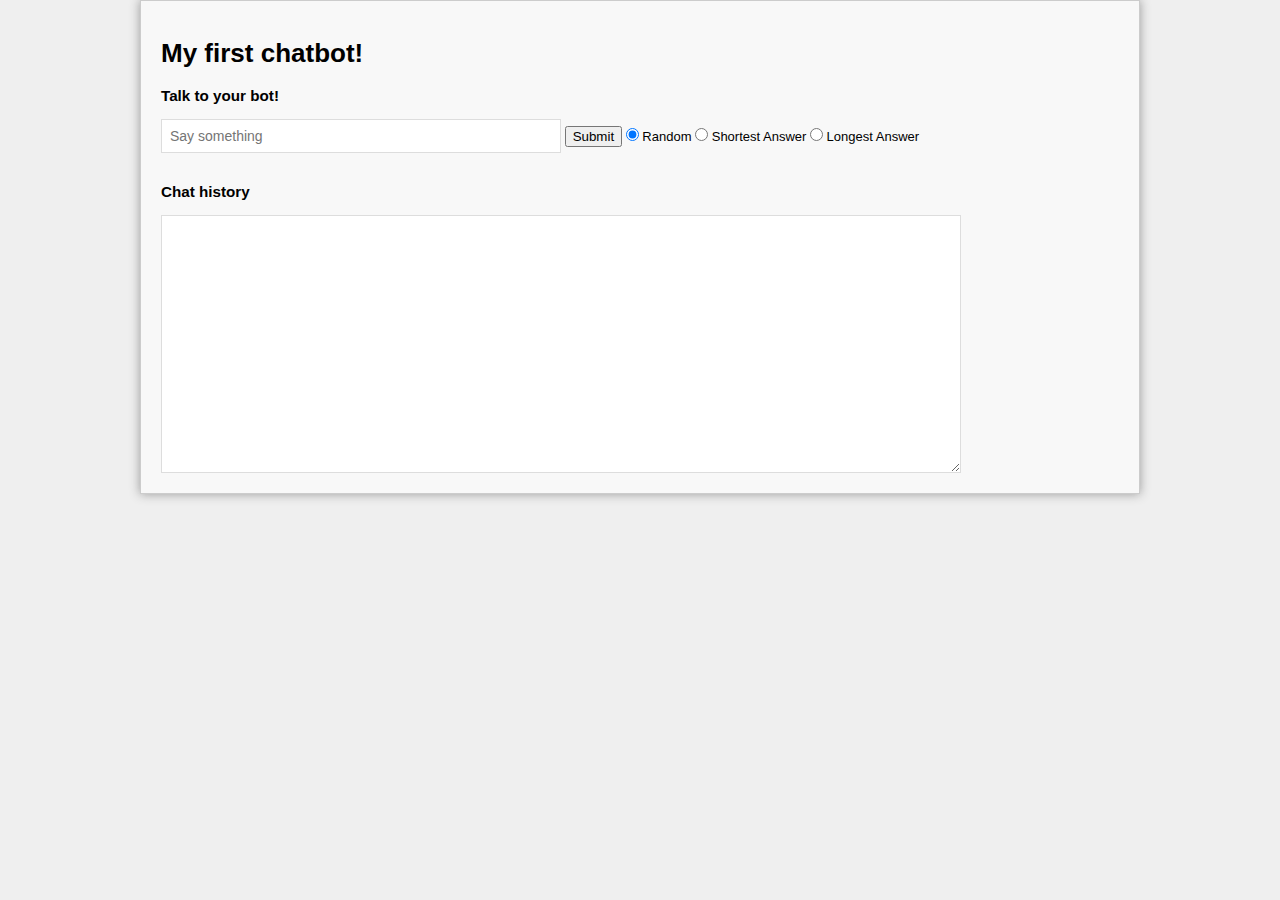
<file: Week 10/part-3-chatbot/index.html>
<!DOCTYPE html>
<html lang="en">

<head>
  <meta charset="UTF-8">
  <meta name="viewport" content="width=device-width, initial-scale=1.0">
  <meta http-equiv="X-UA-Compatible" content="ie=edge">
  <link rel="stylesheet" href="styles/style.css">
  <title>My First Chatbot</title>
</head>

<body>
  <div id="demo">

      <h1> My first chatbot! </h1>
      <h3> Talk to your bot!</h3>

      <div id="user">
        <input id="input" type="text" placeholder="Say something" />
        <button id="submit" onclick="reply()">Submit</button>

        <input type="radio" name="filterType" class="filterType" id="random" value="Random" checked> Random
        <input type="radio" name="filterType" class="filterType" id="shortest" value="Shortest Answer"> Shortest Answer
        <input type="radio" name="filterType" class="filterType" id="longest" value="Longest Answer"> Longest Answer
      </div>

      <br />

      <h3> Chat history </h3>
      <div id="chatBot">
          <textarea id="output" name="ChatHistory" rows="15"></textarea>
          <br />
      </div>

  </div>

  <script src="script.js"></script>
</body>

</html>
</file>
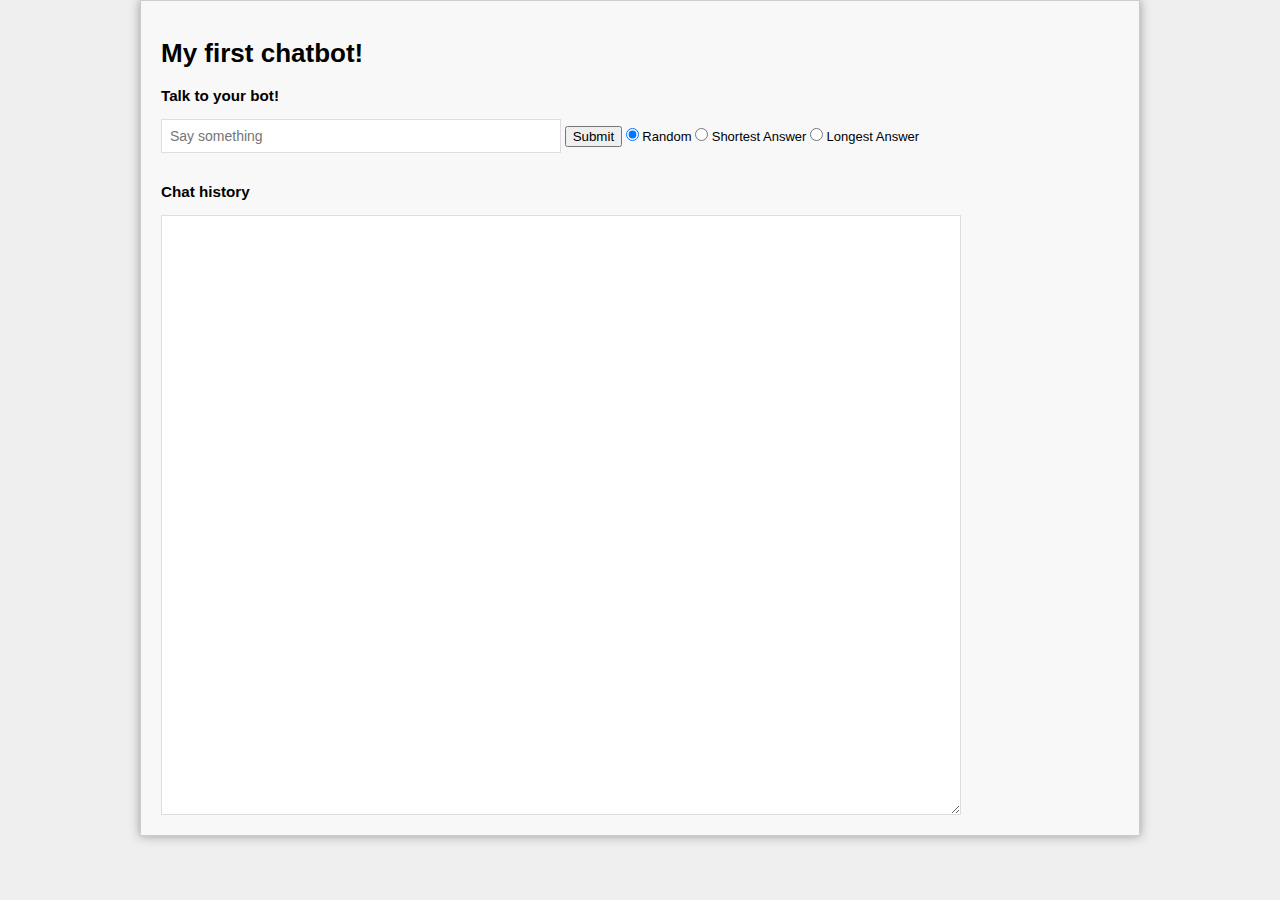
<file: Week 11/part-3-chatbot-API/index.html>
<!DOCTYPE html>
<html lang="en">

<head>
  <meta charset="UTF-8">
  <meta name="viewport" content="width=device-width, initial-scale=1.0">
  <meta http-equiv="X-UA-Compatible" content="ie=edge">
  <link rel="stylesheet" href="styles/style.css">
  <script
  src="https://code.jquery.com/jquery-3.3.1.min.js"
  integrity="sha256-FgpCb/KJQlLNfOu91ta32o/NMZxltwRo8QtmkMRdAu8="
  crossorigin="anonymous"></script>
  <title>My First Chatbot</title>
</head>

<body>
  <div id="demo">

      <h1> My first chatbot! </h1>
      <h3> Talk to your bot!</h3>

      <div id="user">
        <input id="input" type="text" placeholder="Say something" />
        <button id="submit" onclick="reply()">Submit</button>

        <input type="radio" name="filterType" class="filterType" id="random" value="Random" checked> Random
        <input type="radio" name="filterType" class="filterType" id="shortest" value="Shortest Answer"> Shortest Answer
        <input type="radio" name="filterType" class="filterType" id="longest" value="Longest Answer"> Longest Answer
      </div>

      <br />

      <h3> Chat history </h3>
      <div id="chatBot" contenteditable="true">
          <textarea id="output" name="ChatHistory" rows="15"></textarea>
          <br />
      </div>

  </div>

  <script src="script.js"></script>
</body>

</html>
</file>
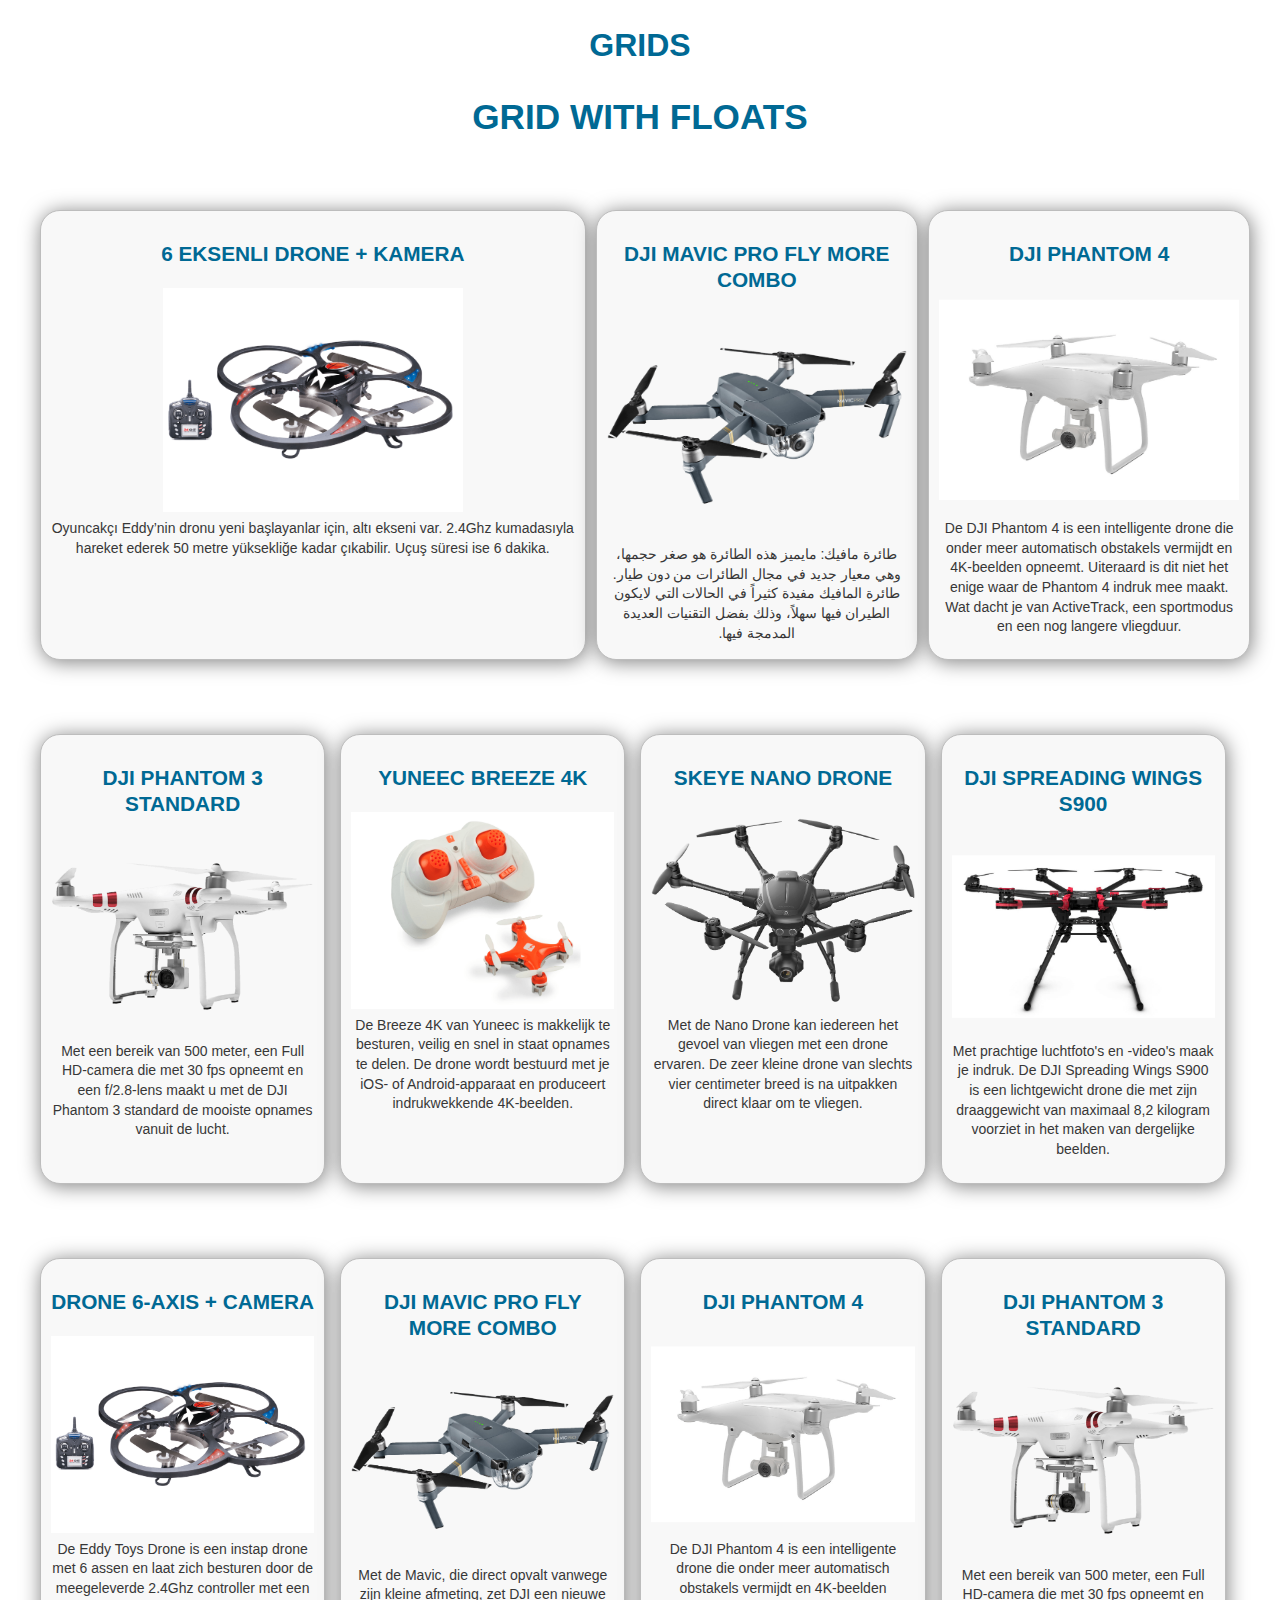
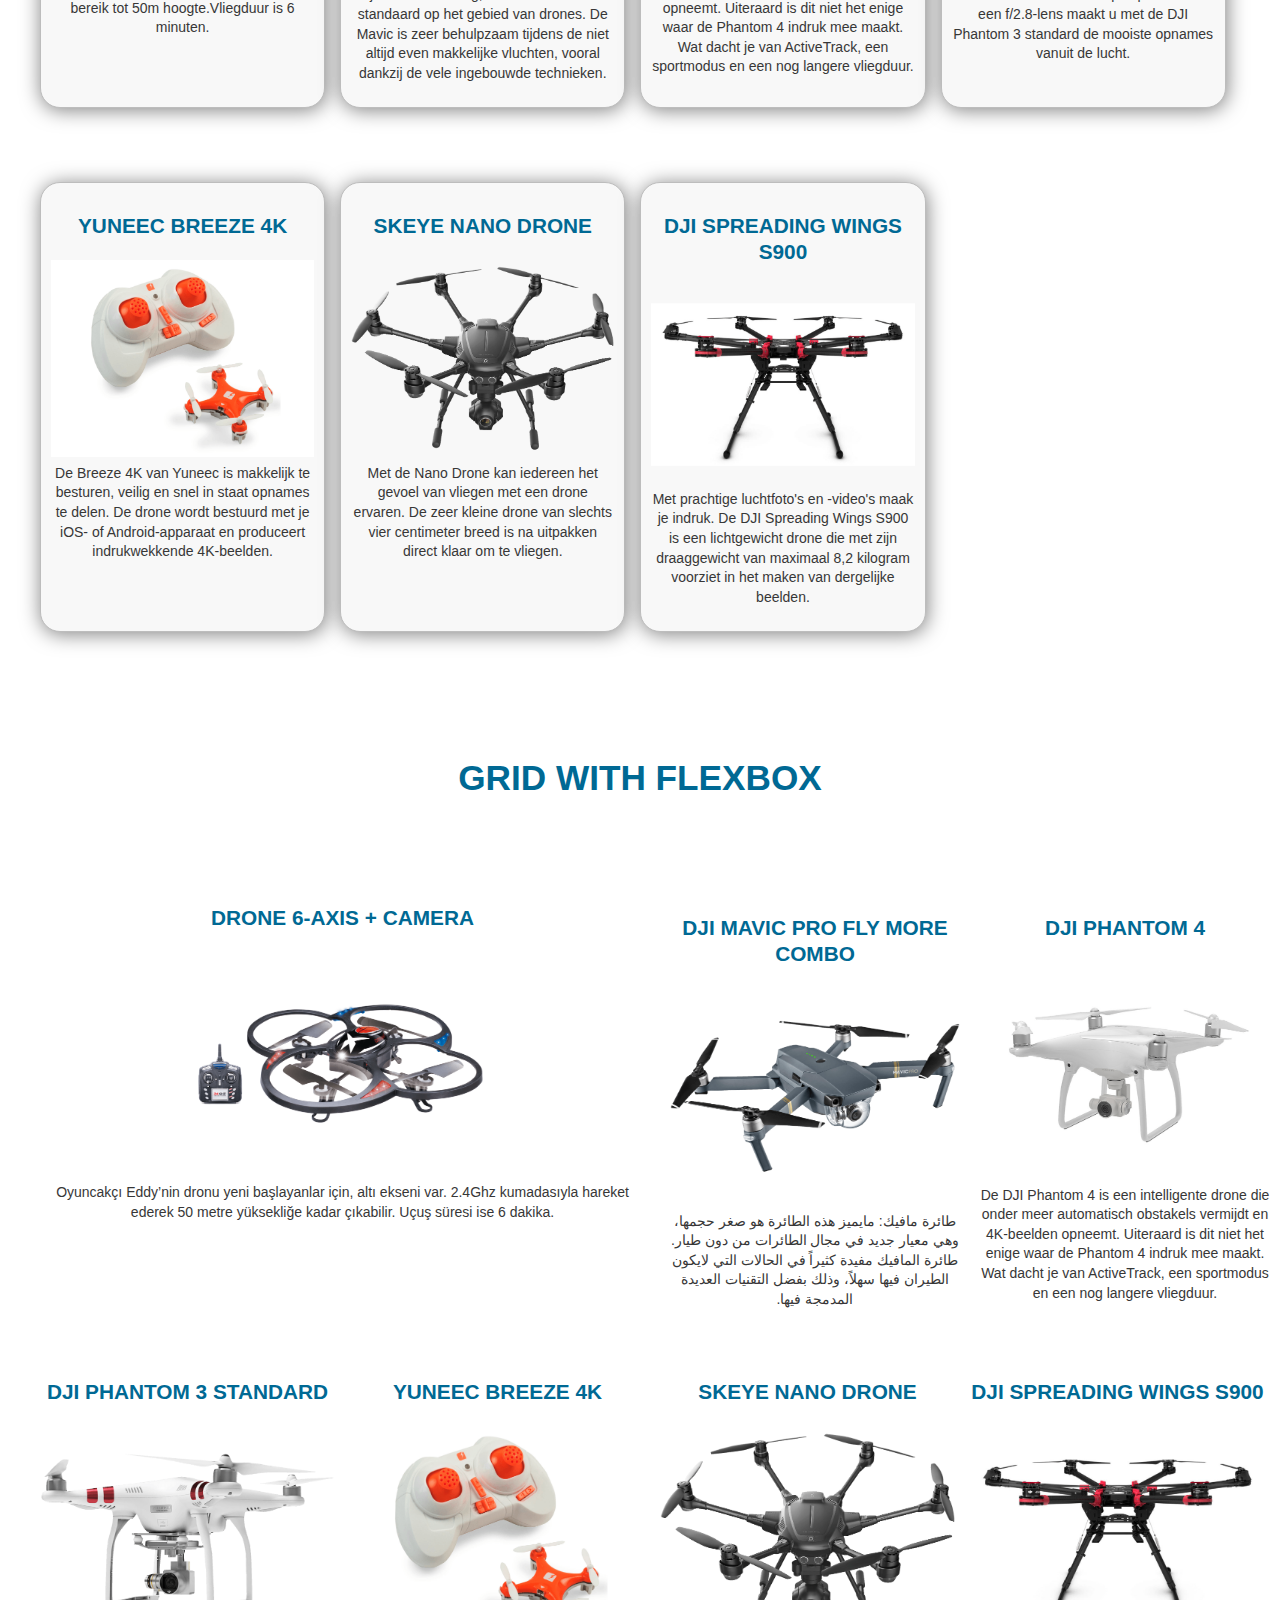
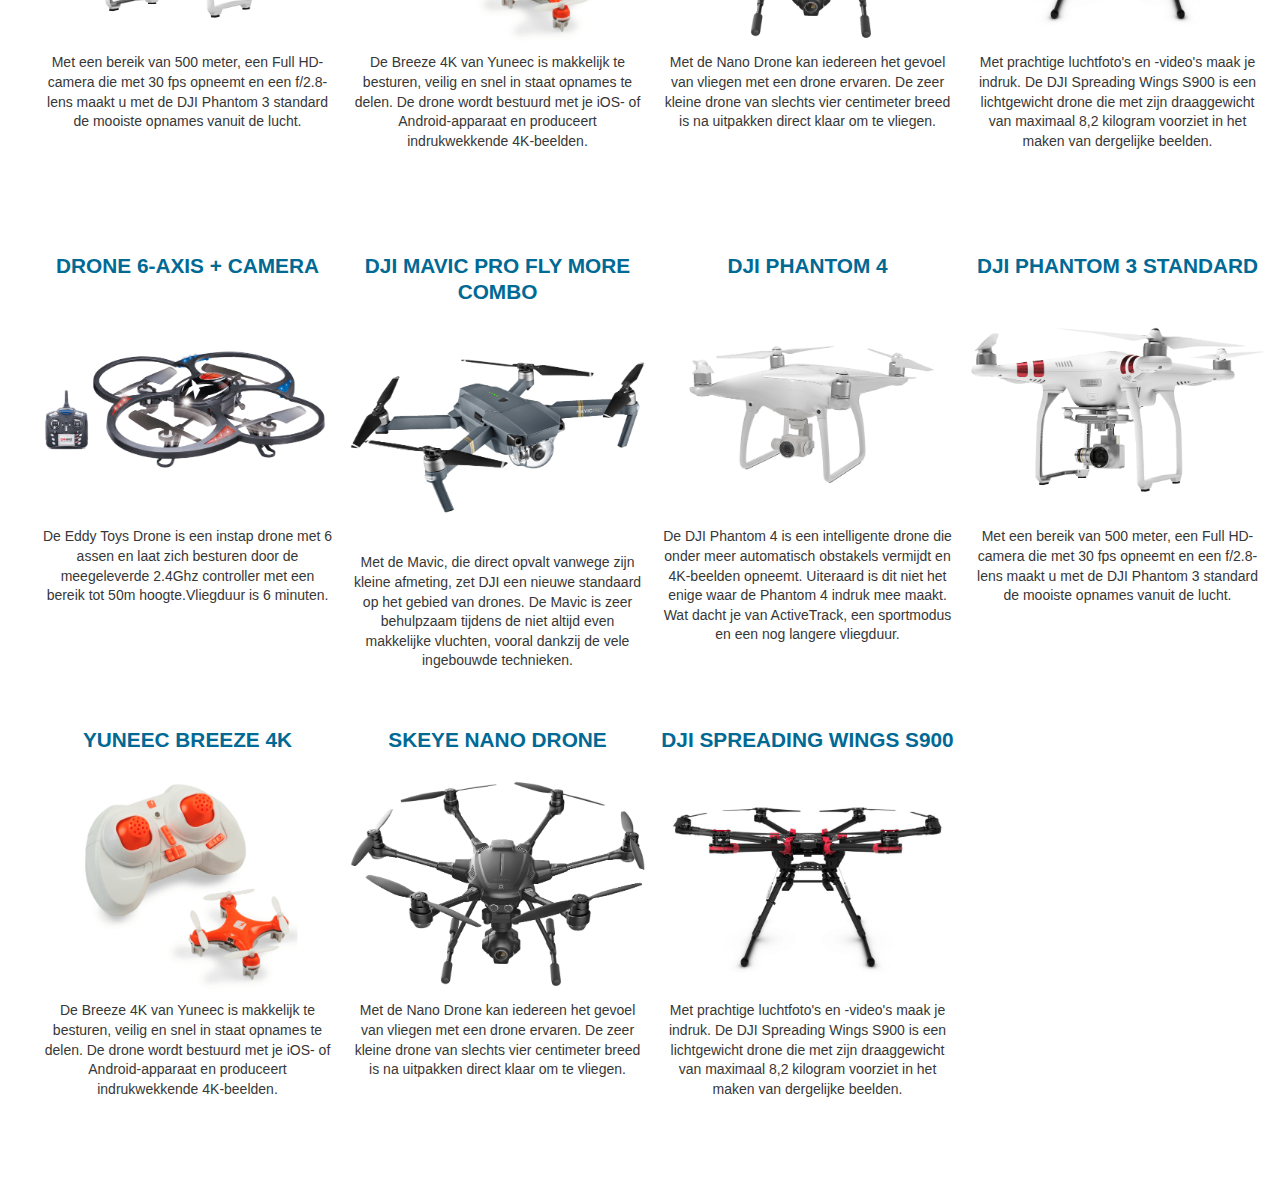
<file: Week 3/Floats and flexbox-Mustafa/index.html>
<!doctype html>
<html>
    <head>
        <meta charset="utf-8">
        <meta name="viewport" content="width=device-width, initial-scale=1.0">
        <title>Grids</title>
        <link rel="stylesheet" href="style.css">
    </head>
    <body>
        <header>
            <h1>Grids</h1>
        </header>
        <main>
            <section>
                <h2>Grid with floats</h2>
                <ul id="grid-floats"  class="clearfix" >
                    <li class="grid-item">
                        <h3>6 Eksenli Drone + Kamera</h3>
                        <img src="images/drone1.png">
                        <p>Oyuncakçı Eddy’nin dronu yeni başlayanlar için, altı ekseni var. 2.4Ghz kumadasıyla hareket ederek 50 metre yüksekliğe kadar çıkabilir. Uçuş süresi ise 6 dakika.</p>
                    </li>
                    <li class="grid-item">
                        <h3>DJI Mavic Pro Fly More Combo</h3>
                        <img src="images/drone2.png">
                         <p dir="rtl">طائرة مافيك: مايميز هذه الطائرة هو صغر حجمها، وهي معيار جديد في مجال الطائرات من دون طيار. طائرة المافيك مفيدة كثيراً في الحالات التي لايكون الطيران فيها سهلاً، وذلك بفضل التقنيات العديدة المدمجة فيها.</p>
                    </li>
                    <li class="grid-item">
                        <h3>DJI Phantom 4</h3>
                        <img src="images/drone3.png">
                        <p>De DJI Phantom 4 is een intelligente drone die onder meer automatisch obstakels vermijdt en 4K-beelden opneemt. Uiteraard is dit niet het enige waar de Phantom 4 indruk mee maakt. Wat dacht je van ActiveTrack, een sportmodus en een nog langere vliegduur.</p>
                    </li>
                    <li class="grid-item">
                        <h3>DJI Phantom 3 Standard</h3>
                        <img src="images/drone4.png">
                        <p>Met een bereik van 500 meter, een Full HD-camera die met 30 fps opneemt en een f/2.8-lens maakt u met de DJI Phantom 3 standard de mooiste opnames vanuit de lucht.</p>
                    </li>
                    <li class="grid-item">
                        <h3>YUNEEC Breeze 4K</h3>
                        <img src="images/drone5.png">
                        <p>De Breeze 4K van Yuneec is makkelijk te besturen, veilig en snel in staat opnames te delen. De drone wordt bestuurd met je iOS- of Android-apparaat en produceert indrukwekkende 4K-beelden.</p>
                    </li>
                    <li class="grid-item">
                        <h3>SKEYE Nano Drone</h3>
                        <img src="images/drone6.png">
                        <p>Met de Nano Drone kan iedereen het gevoel van vliegen met een drone ervaren. De zeer kleine drone van slechts vier centimeter breed is na uitpakken direct klaar om te vliegen.</p>
                    </li>
                    <li class="grid-item">
                        <h3>DJI Spreading Wings S900</h3>
                        <img src="images/drone7.png">
                        <p>Met prachtige luchtfoto's en -video's maak je indruk. De DJI Spreading Wings S900 is een lichtgewicht drone die met zijn draaggewicht van maximaal 8,2 kilogram voorziet in het maken van dergelijke beelden.</p>
                    </li>
                    <li class="grid-item">
                        <h3>Drone 6-AXIS + camera</h3>
                        <img src="images/drone1.png">
                        <p>De Eddy Toys Drone is een instap drone met 6 assen en laat zich besturen door de meegeleverde 2.4Ghz controller met een bereik tot 50m hoogte.Vliegduur is 6 minuten.</p>
                    </li>
                    <li class="grid-item">
                        <h3>DJI Mavic Pro Fly More Combo</h3>
                        <img src="images/drone2.png">
                        <p>Met de Mavic, die direct opvalt vanwege zijn kleine afmeting, zet DJI een nieuwe standaard op het gebied van drones. De Mavic is zeer behulpzaam tijdens de niet altijd even makkelijke vluchten, vooral dankzij de vele ingebouwde technieken.</p>
                    </li>
                    <li class="grid-item">
                        <h3>DJI Phantom 4</h3>
                        <img src="images/drone3.png">
                        <p>De DJI Phantom 4 is een intelligente drone die onder meer automatisch obstakels vermijdt en 4K-beelden opneemt. Uiteraard is dit niet het enige waar de Phantom 4 indruk mee maakt. Wat dacht je van ActiveTrack, een sportmodus en een nog langere vliegduur.</p>
                    </li>
                    <li class="grid-item">
                        <h3>DJI Phantom 3 Standard</h3>
                        <img src="images/drone4.png">
                        <p>Met een bereik van 500 meter, een Full HD-camera die met 30 fps opneemt en een f/2.8-lens maakt u met de DJI Phantom 3 standard de mooiste opnames vanuit de lucht.</p>
                    </li>
                    <li class="grid-item">
                        <h3>YUNEEC Breeze 4K</h3>
                        <img src="images/drone5.png">
                        <p>De Breeze 4K van Yuneec is makkelijk te besturen, veilig en snel in staat opnames te delen. De drone wordt bestuurd met je iOS- of Android-apparaat en produceert indrukwekkende 4K-beelden.</p>
                    </li>
                    <li class="grid-item">
                        <h3>SKEYE Nano Drone</h3>
                        <img src="images/drone6.png">
                        <p>Met de Nano Drone kan iedereen het gevoel van vliegen met een drone ervaren. De zeer kleine drone van slechts vier centimeter breed is na uitpakken direct klaar om te vliegen.</p>
                    </li>
                    <li class="grid-item">
                        <h3>DJI Spreading Wings S900</h3>
                        <img src="images/drone7.png">
                        <p>Met prachtige luchtfoto's en -video's maak je indruk. De DJI Spreading Wings S900 is een lichtgewicht drone die met zijn draaggewicht van maximaal 8,2 kilogram voorziet in het maken van dergelijke beelden.</p>
                    </li>
                </ul>

            </section>
            <section>
                <h2>Grid with flexbox</h2>
                <ul id="grid-flex">
                    <li class="grid-item">
                        <h3>Drone 6-AXIS + camera</h3>
                        <img src="images/drone1.png">
                        <p>Oyuncakçı Eddy’nin dronu yeni başlayanlar için, altı ekseni var. 2.4Ghz kumadasıyla hareket ederek 50 metre yüksekliğe kadar çıkabilir. Uçuş süresi ise 6 dakika.</p>
                    </li>
                    <li class="grid-item">
                        <h3>DJI Mavic Pro Fly More Combo</h3>
                        <img src="images/drone2.png">
                         <p dir="rtl">طائرة مافيك: مايميز هذه الطائرة هو صغر حجمها، وهي معيار جديد في مجال الطائرات من دون طيار. طائرة المافيك مفيدة كثيراً في الحالات التي لايكون الطيران فيها سهلاً، وذلك بفضل التقنيات العديدة المدمجة فيها.</p>
                    </li>
                    <li class="grid-item">
                        <h3>DJI Phantom 4</h3>
                        <img src="images/drone3.png">
                        <p>De DJI Phantom 4 is een intelligente drone die onder meer automatisch obstakels vermijdt en 4K-beelden opneemt. Uiteraard is dit niet het enige waar de Phantom 4 indruk mee maakt. Wat dacht je van ActiveTrack, een sportmodus en een nog langere vliegduur.</p>
                    </li>
                    <li class="grid-item">
                        <h3>DJI Phantom 3 Standard</h3>
                        <img src="images/drone4.png">
                        <p>Met een bereik van 500 meter, een Full HD-camera die met 30 fps opneemt en een f/2.8-lens maakt u met de DJI Phantom 3 standard de mooiste opnames vanuit de lucht.</p>
                    </li>
                    <li class="grid-item">
                        <h3>YUNEEC Breeze 4K</h3>
                        <img src="images/drone5.png">
                        <p>De Breeze 4K van Yuneec is makkelijk te besturen, veilig en snel in staat opnames te delen. De drone wordt bestuurd met je iOS- of Android-apparaat en produceert indrukwekkende 4K-beelden.</p>
                    </li>
                    <li class="grid-item">
                        <h3>SKEYE Nano Drone</h3>
                        <img src="images/drone6.png">
                        <p>Met de Nano Drone kan iedereen het gevoel van vliegen met een drone ervaren. De zeer kleine drone van slechts vier centimeter breed is na uitpakken direct klaar om te vliegen.</p>
                    </li>
                    <li class="grid-item">
                        <h3>DJI Spreading Wings S900</h3>
                        <img src="images/drone7.png">
                        <p>Met prachtige luchtfoto's en -video's maak je indruk. De DJI Spreading Wings S900 is een lichtgewicht drone die met zijn draaggewicht van maximaal 8,2 kilogram voorziet in het maken van dergelijke beelden.</p>
                    </li>
                    <li class="grid-item">
                        <h3>Drone 6-AXIS + camera</h3>
                        <img src="images/drone1.png">
                        <p>De Eddy Toys Drone is een instap drone met 6 assen en laat zich besturen door de meegeleverde 2.4Ghz controller met een bereik tot 50m hoogte.Vliegduur is 6 minuten.</p>
                    </li>
                    <li class="grid-item">
                        <h3>DJI Mavic Pro Fly More Combo</h3>
                        <img src="images/drone2.png">
                        <p>Met de Mavic, die direct opvalt vanwege zijn kleine afmeting, zet DJI een nieuwe standaard op het gebied van drones. De Mavic is zeer behulpzaam tijdens de niet altijd even makkelijke vluchten, vooral dankzij de vele ingebouwde technieken.</p>
                    </li>
                    <li class="grid-item">
                        <h3>DJI Phantom 4</h3>
                        <img src="images/drone3.png">
                        <p>De DJI Phantom 4 is een intelligente drone die onder meer automatisch obstakels vermijdt en 4K-beelden opneemt. Uiteraard is dit niet het enige waar de Phantom 4 indruk mee maakt. Wat dacht je van ActiveTrack, een sportmodus en een nog langere vliegduur.</p>
                    </li>
                    <li class="grid-item">
                        <h3>DJI Phantom 3 Standard</h3>
                        <img src="images/drone4.png">
                        <p>Met een bereik van 500 meter, een Full HD-camera die met 30 fps opneemt en een f/2.8-lens maakt u met de DJI Phantom 3 standard de mooiste opnames vanuit de lucht.</p>
                    </li>
                    <li class="grid-item">
                        <h3>YUNEEC Breeze 4K</h3>
                        <img src="images/drone5.png">
                        <p>De Breeze 4K van Yuneec is makkelijk te besturen, veilig en snel in staat opnames te delen. De drone wordt bestuurd met je iOS- of Android-apparaat en produceert indrukwekkende 4K-beelden.</p>
                    </li>
                    <li class="grid-item">
                        <h3>SKEYE Nano Drone</h3>
                        <img src="images/drone6.png">
                        <p>Met de Nano Drone kan iedereen het gevoel van vliegen met een drone ervaren. De zeer kleine drone van slechts vier centimeter breed is na uitpakken direct klaar om te vliegen.</p>
                    </li>
                    <li class="grid-item">
                        <h3>DJI Spreading Wings S900</h3>
                        <img src="images/drone7.png">
                        <p>Met prachtige luchtfoto's en -video's maak je indruk. De DJI Spreading Wings S900 is een lichtgewicht drone die met zijn draaggewicht van maximaal 8,2 kilogram voorziet in het maken van dergelijke beelden.</p>
                    </li>
                </ul>
            </section>
        </main>
    </body>
</html>
</file>
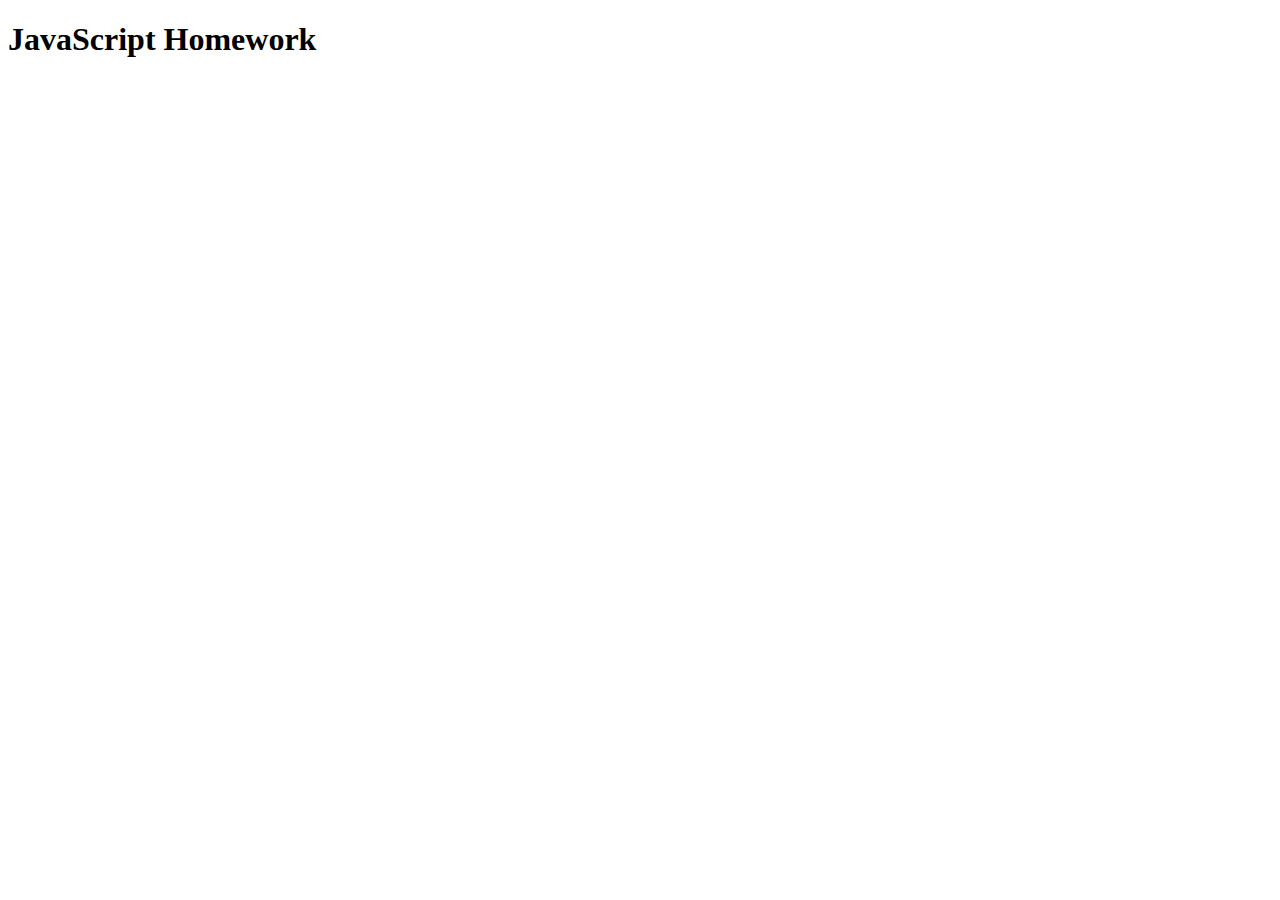
<file: Week 5/JavaScript-Mustafa/index.html>
<!DOCTYPE html>
<html lang="en">

<head>
  <meta charset="UTF-8">
  <meta name="viewport" content="width=device-width, initial-scale=1.0">
  <meta http-equiv="X-UA-Compatible" content="ie=edge">
  <title>JavaScript</title>
</head>

<body>
  <h1>JavaScript Homework</h1>


  <script src="scripts.js">
  </script>
</body>

</html>
</file>
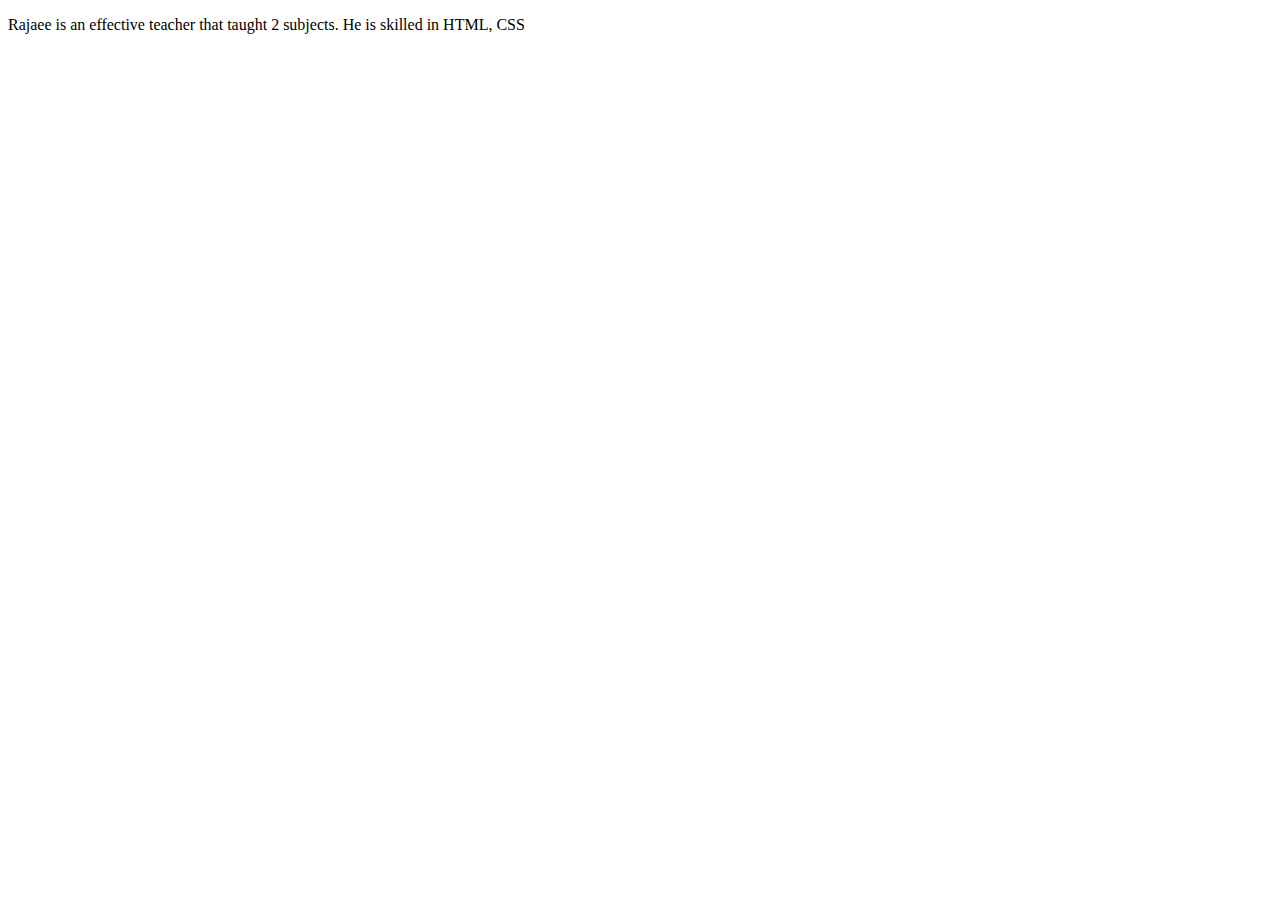
<file: Week 6/JavaScript 2-homework/index.html>
<!DOCTYPE html>
<html lang="en">
<head>
  <meta charset="UTF-8">
  <meta name="viewport" content="width=device-width, initial-scale=1.0">
  <meta http-equiv="X-UA-Compatible" content="ie=edge">
  <title>JavaScript</title>
</head>
<body>
  <script src="scripts.js">

  </script>
</body>
</html>
</file>
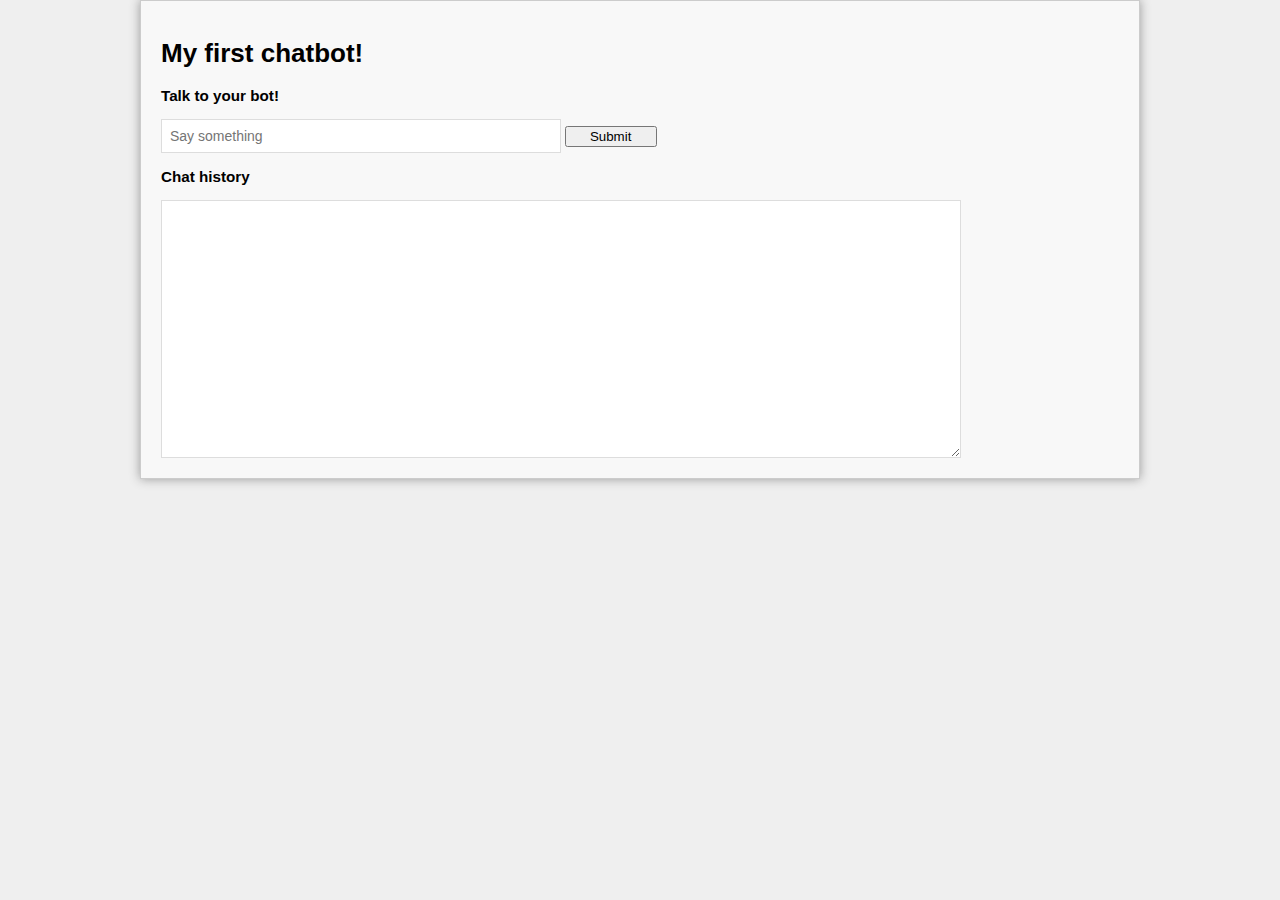
<file: Week 7/My-first-chatbot/index.html>
<!DOCTYPE html>
<html lang="en">

<head>
  <meta charset="UTF-8">
  <meta name="viewport" content="width=device-width, initial-scale=1.0">
  <meta http-equiv="X-UA-Compatible" content="ie=edge">
  <link rel="stylesheet" href="styles/style.css">
  <title>My First Chatbot</title>
</head>

<body>
  <div id="demo">

    <h1> My first chatbot! </h1>
    <h3> Talk to your bot!</h3>
    <input id="input" type="text" placeholder="Say something" />
    <button id="submit" onclick="reply()">Submit</button>
    <br />

    <h3> Chat history </h3>
    <div id="chatBot">
      <textarea id="output" name="ChatHistory" rows="15"></textarea><br />
    </div>
  </div>

  <script src="script.js"></script>
</body>

</html>
</file>
<file: Week 10/part-3-chatbot/styles/style.css>
/***** BASE STYLES *****/
article,aside,details,figcaption,figure,footer,header,hgroup,nav,section,summary{display:block;}audio,canvas,video{display:inline-block;}audio:not([controls]){display:none;height:0;}[hidden]{display:none;}html{font-family:sans-serif;-webkit-text-size-adjust:100%;-ms-text-size-adjust:100%;}a:focus{outline:thin dotted;}a:active,a:hover{outline:0;}h1{font-size:2em;}abbr[title]{border-bottom:1px dotted;}b,strong{font-weight:700;}dfn{font-style:italic;}mark{background:#ff0;color:#000;}code,kbd,pre,samp{font-family:monospace, serif;font-size:1em;}pre{white-space:pre-wrap;word-wrap:break-word;}q{quotes:\201C \201D \2018 \2019;}small{font-size:80%;}sub,sup{font-size:75%;line-height:0;position:relative;vertical-align:baseline;}sup{top:-.5em;}sub{bottom:-.25em;}img{border:0;}svg:not(:root){overflow:hidden;}fieldset{border:1px solid silver;margin:0 2px;padding:.35em .625em .75em;}button,input,select,textarea{font-family:inherit;font-size:100%;margin:0;}button,input{line-height:normal;}button,html input[type=button],/* 1 */
input[type=reset],input[type=submit]{-webkit-appearance:button;cursor:pointer;}button[disabled],input[disabled]{cursor:default;}input[type=checkbox],input[type=radio]{box-sizing:border-box;padding:0;}input[type=search]{-webkit-appearance:textfield;-moz-box-sizing:content-box;-webkit-box-sizing:content-box;box-sizing:content-box;}input[type=search]::-webkit-search-cancel-button,input[type=search]::-webkit-search-decoration{-webkit-appearance:none;}textarea{overflow:auto;vertical-align:top;}table{border-collapse:collapse;border-spacing:0;}body,figure{margin:0;}legend,button::-moz-focus-inner,input::-moz-focus-inner{border:0;padding:0;}

.clearfix:after {visibility: hidden; display: block; font-size: 0; content: " "; clear: both; height: 0; }

* { box-sizing: border-box; }


button {
     font-family: Helvetica;
     font-size: 10pt;
     /*width: 92px;*/
     }
  textarea {
     font-family: arial;
     font-size: 10pt;
     }
  body {
      color: #333;
      background-color: #efefef;
      font: 13px helvetica,arial,freesans,clean,sans-serif;
  }
  #demo {
      width: 80%;
      max-width: 1000px;
      margin-left: auto;
      margin-right: auto;
      padding: 20px;

      background-color: #F8F8F8;
      border: 1px solid #ccc;
      box-shadow: 0 0 10px #999;
      line-height: 1.4em;
      font: 13px helvetica,arial,freesans,clean,sans-serif;
      color: black;
  }
  #demo #input {
      padding: 8px;
      font-size: 14px;
      border: 1px solid #ddd;
      width: 400px;
  }
  #demo textarea {
      padding: 8px;
      font-size: 14px;
      border: 1px solid #ddd;
      width: 800px;
  }

  input:focus {
      outline: none;
  }
  textarea:focus {
      outline: none;
  }
</file>
<file: Week 11/part-3-chatbot-API/styles/style.css>
/***** BASE STYLES *****/
article,aside,details,figcaption,figure,footer,header,hgroup,nav,section,summary{display:block;}audio,canvas,video{display:inline-block;}audio:not([controls]){display:none;height:0;}[hidden]{display:none;}html{font-family:sans-serif;-webkit-text-size-adjust:100%;-ms-text-size-adjust:100%;}a:focus{outline:thin dotted;}a:active,a:hover{outline:0;}h1{font-size:2em;}abbr[title]{border-bottom:1px dotted;}b,strong{font-weight:700;}dfn{font-style:italic;}mark{background:#ff0;color:#000;}code,kbd,pre,samp{font-family:monospace, serif;font-size:1em;}pre{white-space:pre-wrap;word-wrap:break-word;}q{quotes:\201C \201D \2018 \2019;}small{font-size:80%;}sub,sup{font-size:75%;line-height:0;position:relative;vertical-align:baseline;}sup{top:-.5em;}sub{bottom:-.25em;}img{border:0;}svg:not(:root){overflow:hidden;}fieldset{border:1px solid silver;margin:0 2px;padding:.35em .625em .75em;}button,input,select,textarea{font-family:inherit;font-size:100%;margin:0;}button,input{line-height:normal;}button,html input[type=button],/* 1 */
input[type=reset],input[type=submit]{-webkit-appearance:button;cursor:pointer;}button[disabled],input[disabled]{cursor:default;}input[type=checkbox],input[type=radio]{box-sizing:border-box;padding:0;}input[type=search]{-webkit-appearance:textfield;-moz-box-sizing:content-box;-webkit-box-sizing:content-box;box-sizing:content-box;}input[type=search]::-webkit-search-cancel-button,input[type=search]::-webkit-search-decoration{-webkit-appearance:none;}textarea{overflow:auto;vertical-align:top;}table{border-collapse:collapse;border-spacing:0;}body,figure{margin:0;}legend,button::-moz-focus-inner,input::-moz-focus-inner{border:0;padding:0;}

.clearfix:after {visibility: hidden; display: block; font-size: 0; content: " "; clear: both; height: 0; }

* { box-sizing: border-box; }


button {
     font-family: Helvetica;
     font-size: 10pt;
     /*width: 92px;*/
     }
  textarea {
     font-family: arial;
     font-size: 10pt;
     }
  body {
      color: #333;
      background-color: #efefef;
      font: 13px helvetica,arial,freesans,clean,sans-serif;
  }
  #demo {
      width: 80%;
      max-width: 1000px;
      margin-left: auto;
      margin-right: auto;
      padding: 20px;

      background-color: #F8F8F8;
      border: 1px solid #ccc;
      box-shadow: 0 0 10px #999;
      line-height: 1.4em;
      font: 13px helvetica,arial,freesans,clean,sans-serif;
      color: black;
  }
  #demo #input {
      padding: 8px;
      font-size: 14px;
      border: 1px solid #ddd;
      width: 400px;
  }
  #demo textarea {
      padding: 8px;
      font-size: 14px;
      border: 1px solid #ddd;
      width: 800px;
  }

  input:focus {
      outline: none;
  }
  textarea:focus {
      outline: none;
  }
  #output {
  width: 100%;
  height: 600px;
  border: 1px solid #ccc;
}
</file>
<file: Week 3/Floats and flexbox-Mustafa/style.css>
/***** BASE STYLES *****/
article,aside,details,figcaption,figure,footer,header,hgroup,nav,section,summary{display:block;}audio,canvas,video{display:inline-block;}audio:not([controls]){display:none;height:0;}[hidden]{display:none;}html{font-family:sans-serif;-webkit-text-size-adjust:100%;-ms-text-size-adjust:100%;}a:focus{outline:thin dotted;}a:active,a:hover{outline:0;}h1{font-size:2em;}abbr[title]{border-bottom:1px dotted;}b,strong{font-weight:700;}dfn{font-style:italic;}mark{background:#ff0;color:#000;}code,kbd,pre,samp{font-family:monospace, serif;font-size:1em;}pre{white-space:pre-wrap;word-wrap:break-word;}q{quotes:\201C \201D \2018 \2019;}small{font-size:80%;}sub,sup{font-size:75%;line-height:0;position:relative;vertical-align:baseline;}sup{top:-.5em;}sub{bottom:-.25em;}img{border:0;}svg:not(:root){overflow:hidden;}fieldset{border:1px solid silver;margin:0 2px;padding:.35em .625em .75em;}button,input,select,textarea{font-family:inherit;font-size:100%;margin:0;}button,input{line-height:normal;}button,html input[type=button],/* 1 */
input[type=reset],input[type=submit]{-webkit-appearance:button;cursor:pointer;}button[disabled],input[disabled]{cursor:default;}input[type=checkbox],input[type=radio]{box-sizing:border-box;padding:0;}input[type=search]{-webkit-appearance:textfield;-moz-box-sizing:content-box;-webkit-box-sizing:content-box;box-sizing:content-box;}input[type=search]::-webkit-search-cancel-button,input[type=search]::-webkit-search-decoration{-webkit-appearance:none;}textarea{overflow:auto;vertical-align:top;}table{border-collapse:collapse;border-spacing:0;}body,figure{margin:0;}legend,button::-moz-focus-inner,input::-moz-focus-inner{border:0;padding:0;}

.clearfix:after {visibility: hidden; display: block; font-size: 0; content: " "; clear: both; height: 0; }

* { box-sizing: border-box; }
/* =================================
  Base Element Styles
==================================== */
body {
	font: 1em/1.5 'Open Sans', sans-serif;
	color: #373737;
	margin: 0;
}
a {
	text-decoration: none;
}
h1,
h2,
h3 {
	text-transform: uppercase;
	color: #006994;
	text-align: center;
}
h2 {
	font-size: 2.2rem;
	font-weight: 600;
	margin: 0;
}
h3 {
	font-size: 1.3em;
	line-height: 1.25em;
	color: #006994;
}
p {
	font-size: .875em;
	line-height: 1.4;
	margin: 0 0 1.5em;
}
img {
   max-width: 100%;
   height: auto;
	 width: 300px;
}
.grid-item{
	height: 450px;
	list-style-type: none;
	text-align: center;
	margin-bottom: 24px;
}
/* =================================
  Floats
==================================== */
#grid-floats {
	margin-bottom: 6rem;
}
#grid-floats li{
	margin-top: 50px;
	padding: 10px;
	float: left;
  width: 48%;
	margin-right: 10px;
	border:  #BDBDBD  1px solid;
	border-radius: 20px;
	background: #F8F8F8;
	box-shadow: 1px 2px 20px rgba(0, 0, 0, 0.5) ;
}
#grid-floats li:first-child{
	width: 98%;
}
#grid-floats li:nth-child(2n+3){
margin-right: 0;
}
#grid-floats li:nth-child(6) , #grid-floats li:nth-child(12){
	clear: left;
}
/* =================================
  Flexbox
==================================== */
#grid-flex{
	display: flex;
  flex-wrap: wrap;
	margin-top: 5rem;
}
#grid-flex li{
	flex: 1;
	flex: 50% 0;
	padding-right: 15px;
}
#grid-flex li:first-child{
  flex: 100% 0;
}


/* =================================
  Media Queries
==================================== */

@media (min-width: 769px){

/************** Floats *************/
	#grid-floats li{
	  width: 30%;
		border:  #BDBDBD  1px solid;
		border-radius: 20px;
    margin-right: 10px;
		background: #F8F8F8;
		box-shadow: 1px 2px 20px rgba(0, 0, 0, 0.5) ;
	}
	#grid-floats li:nth-child(-n +2){
	 	 width: 48%;
	}
		#grid-floats li:nth-child(6) , grid-floats li:nth-child(9) , #grid-floats li:nth-child(12) {
     clear: left;
		}
		#grid-floats li:nth-child(2n+3){
     margin-right: 10px;
		}

/************** Flexbox *************/
#grid-flex li{
	flex: 33% 0;
}
#grid-flex li:nth-child(-n + 2){
	flex: 50% 0;
}
}

@media (min-width: 1025px) {

/************** Floats *************/
	#grid-floats li:first-child{
		width: 44%;
	}
	#grid-floats li:nth-child(2) , #grid-floats li:nth-child(3){
		width: 26%;
	}
#grid-floats li:nth-child(n+4){
	width: 23%;
	float: left;
	clear: right;
  margin-right: 15px;
}

/************** Flexbox *************/

#grid-flex li{
	flex: 25% 0;
	padding-right: 15px;
}
#grid-flex li:first-child{
	flex: 50% 0;
}
#grid-flex li:nth-child(2) , #grid-flex li:nth-child(3){
	flex: 25% 0;
	padding: 10px;
}
}
</file>
<file: Week 7/My-first-chatbot/styles/style.css>
/***** BASE STYLES *****/
article,aside,details,figcaption,figure,footer,header,hgroup,nav,section,summary{display:block;}audio,canvas,video{display:inline-block;}audio:not([controls]){display:none;height:0;}[hidden]{display:none;}html{font-family:sans-serif;-webkit-text-size-adjust:100%;-ms-text-size-adjust:100%;}a:focus{outline:thin dotted;}a:active,a:hover{outline:0;}h1{font-size:2em;}abbr[title]{border-bottom:1px dotted;}b,strong{font-weight:700;}dfn{font-style:italic;}mark{background:#ff0;color:#000;}code,kbd,pre,samp{font-family:monospace, serif;font-size:1em;}pre{white-space:pre-wrap;word-wrap:break-word;}q{quotes:\201C \201D \2018 \2019;}small{font-size:80%;}sub,sup{font-size:75%;line-height:0;position:relative;vertical-align:baseline;}sup{top:-.5em;}sub{bottom:-.25em;}img{border:0;}svg:not(:root){overflow:hidden;}fieldset{border:1px solid silver;margin:0 2px;padding:.35em .625em .75em;}button,input,select,textarea{font-family:inherit;font-size:100%;margin:0;}button,input{line-height:normal;}button,html input[type=button],/* 1 */
input[type=reset],input[type=submit]{-webkit-appearance:button;cursor:pointer;}button[disabled],input[disabled]{cursor:default;}input[type=checkbox],input[type=radio]{box-sizing:border-box;padding:0;}input[type=search]{-webkit-appearance:textfield;-moz-box-sizing:content-box;-webkit-box-sizing:content-box;box-sizing:content-box;}input[type=search]::-webkit-search-cancel-button,input[type=search]::-webkit-search-decoration{-webkit-appearance:none;}textarea{overflow:auto;vertical-align:top;}table{border-collapse:collapse;border-spacing:0;}body,figure{margin:0;}legend,button::-moz-focus-inner,input::-moz-focus-inner{border:0;padding:0;}

.clearfix:after {visibility: hidden; display: block; font-size: 0; content: " "; clear: both; height: 0; }

* { box-sizing: border-box; }


button {
       font-family: Helvetica;
       font-size: 10pt;
       width: 92px;
       }
    textarea {
       font-family: arial;
       font-size: 10pt;
       }
    body {
        color: #333;
        background-color: #efefef;
        font: 13px helvetica,arial,freesans,clean,sans-serif;
    }
    #demo {
        width: 80%;
        max-width: 1000px;
        margin-left: auto;
        margin-right: auto;
        padding: 20px;
        background-color: #F8F8F8;
        border: 1px solid #ccc;
        box-shadow: 0 0 10px #999;
        line-height: 1.4em;
        font: 13px helvetica,arial,freesans,clean,sans-serif;
        color: black;
    }
    #demo input {
        padding: 8px;
        font-size: 14px;
        border: 1px solid #ddd;
        width: 400px;
    }
    #demo textarea {
        padding: 8px;
        font-size: 14px;
        border: 1px solid #ddd;
        width: 800px;
    }

    input:focus {
        outline: none;
    }
    textarea:focus {
        outline: none;
    }
</file>
